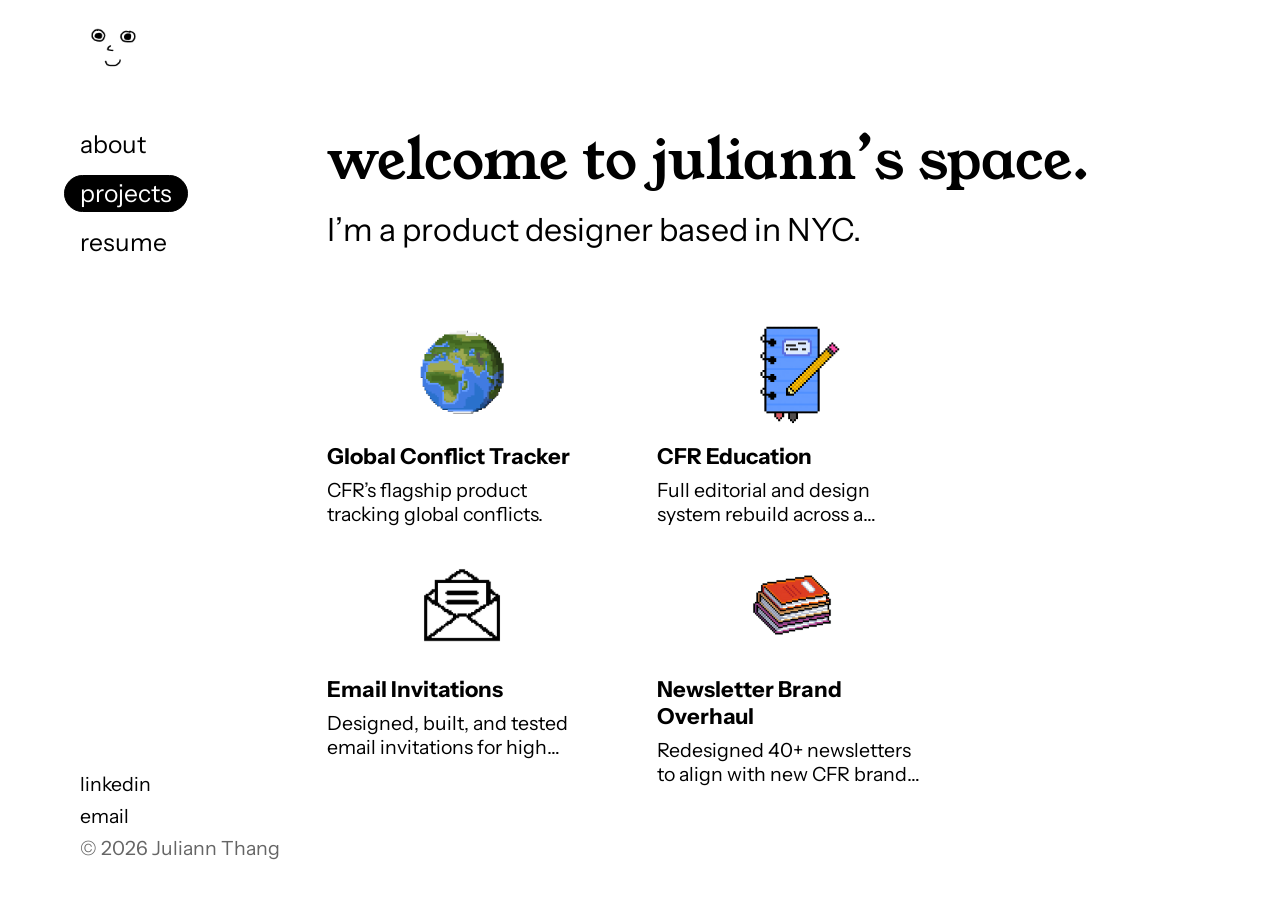
<file: index.html>
<!DOCTYPE html>
<html lang="en">
<head>
  <meta charset="utf-8" />
  <meta name="viewport" content="width=device-width, initial-scale=1" />
  <title>Juliann's Space</title>
  <meta name="description" content="Juliann Thang — product designer based in NYC." />
  <meta property="og:title" content="Juliann's Space" />
  <link href="https://fonts.googleapis.com" rel="preconnect" />
  <link href="https://fonts.gstatic.com" rel="preconnect" crossorigin />
    <link href="https://fonts.googleapis.com/css2?family=Instrument+Sans:wght@400;500;600;700&family=Young+Serif&display=swap" rel="stylesheet" />
  <link href="css/style.css" rel="stylesheet" type="text/css" />
</head>
<body>
  <header class="site-header">
    <a href="/" class="logo-link" aria-label="Juliann's Space — home">
      <img src="images/logo.png" alt="" class="logo-icon" width="72" height="72" />
    </a>
  </header>

  <div class="page-layout">
    <nav class="side-nav" aria-label="Primary">
      <ul class="nav-list">
        <li><a href="about.html" class="nav-link">about</a></li>
        <li><a href="#projects" class="nav-link">projects</a></li>
        <li><a href="files/ThangJuliann_DesignResume.pdf" target="_blank" rel="noopener" class="nav-link">resume</a></li>
      </ul>

      <div class="nav-footer">
        <a href="https://www.linkedin.com/in/julithang/" target="_blank" rel="noopener">linkedin</a>
        <a href="mailto:juliannthang@gmail.com?subject=Hi%20there!">email</a>
        <p class="nav-footer-copy">&copy; 2026 Juliann Thang</p>
      </div>
    </nav>

    <div class="content-column">
      <section class="hero">
        <h1 class="hero-title">welcome to juliann&rsquo;s space.</h1>
        <p class="hero-subtitle">I&rsquo;m a product designer based in NYC.</p>
      </section>

      <section class="projects-section" id="projects" style="padding: 60px 0px;">
        <div class="projects-grid">
          <a class="project-card" href="projects/global-conflict-tracker.html">
            <img class="placeholder-img" src="images/homepage/earthspin_transparent.gif" alt="" style="padding: 0 20px;">
            <h3 class="project-card-title">Global Conflict Tracker</h3>
            <p class="project-card-desc">CFR&rsquo;s flagship product tracking global conflicts.</p>
          </a>
          <a class="project-card" href="projects/cfr-education.html">
            <img class="placeholder-img" src="images/homepage/notebook_pixels_transparent.png" alt="">
            <h3 class="project-card-title">CFR Education</h3>
            <p class="project-card-desc">Full editorial and design system rebuild across a decades-old institution&rsquo;s product and CMS.</p>
          </a>
          <a class="project-card" href="projects/email-invitation.html">
            <img class="placeholder-img" src="images/homepage/email_pixels.png" alt="">
            <h3 class="project-card-title">Email Invitations</h3>
            <p class="project-card-desc">Designed, built, and tested email invitations for high profile events.</p>
          </a>
          <a class="project-card" href="projects/newsletter-overhaul.html">
            <img class="placeholder-img" src="images/homepage/books_pixel_transparent_1.png" alt="">
            <h3 class="project-card-title">Newsletter Brand Overhaul</h3>
            <p class="project-card-desc">Redesigned 40+ newsletters to align with new CFR brand standards.</p>
          </a>
        </div>
      </section>
    </div>
  </div>

  <div class="mobile-gate">
    <p>to have the best experience with my portfolio, please view on desktop or tablet :)</p>
  </div>

  <script src="js/nav-scroll.js"></script>
</body>
</html>
</file>
<file: css/style.css>
/* Juliann's Space — homepage
   Built from Figma: portfolio (node 4:40) */

:root {
  --color-bg: #ffffff;
  --color-text: #000000;
  --font-body: 'Instrument Sans', -apple-system, BlinkMacSystemFont, 'Segoe UI', sans-serif;
  --font-heading: 'Young Serif', Georgia, 'Times New Roman', serif;

  --header-height: 92px;
  --nav-width: 303px;
  --nav-gap: 24px;

  --size-title: clamp(1.75rem, 1.1rem + 2.6vw, 2.5rem);     /* ~28px -> 40px */
  --size-subtitle: clamp(1.25rem, 0.85rem + 1.8vw, 2rem);   /* ~20px -> 32px */
  --size-nav-link: clamp(1.125rem, 0.9rem + 0.8vw, 2rem);   /* ~18px -> 32px */
  --size-body: clamp(1rem, 0.9rem + 0.4vw, 1.25rem);        /* ~16px -> 20px */

  --placeholder-bg: #9e9e9e;

  /* Content-width ceilings. These are max-widths on auto-width blocks, so on
     narrower viewports they never force overflow — they only cap how wide
     things are allowed to grow once there's room to spare. */
  --reading-max: 643px;     /* text-only sections (comfortable line length) */
  --content-max: 929px;     /* grids / images / tables / mixed layouts */
  --projects-grid-max: 600px;
  --carousel-max: 1234px;
  --staggered-max: 1120px;
}

*,
*::before,
*::after {
  box-sizing: border-box;
}

html {
  scroll-behavior: smooth;
}

html,
body {
  margin: 0;
  padding: 0;
}

body {
  overflow-x: hidden;
  background: var(--color-bg);
  color: var(--color-text);
  font-family: var(--font-body);
  font-weight: 400;
  line-height: normal;
}

h1 {
  font-family: var(--font-heading);
}

a {
  color: inherit;
}

ul {
  margin: 0;
  padding: 0;
  list-style: none;
}

/* Header / logo */

.site-header {
  display: flex;
  align-items: flex-start;
  position: sticky;
  top: 0;
  z-index: 2;
  background: var(--color-bg);
}

.logo-link {
  display: inline-flex;
  padding: 10px 10px 10px 80px;
  line-height: 0;
}

.logo-icon {
  display: block;
  width: 72px;
  height: 72px;
  max-width: 100%;
}

/* Layout: sticky sidebar nav + content column, tops aligned */

.page-layout {
  display: flex;
  align-items: flex-start;
  gap: var(--nav-gap);
}

.side-nav {
  flex: 0 0 var(--nav-width);
  width: var(--nav-width);
  display: flex;
  flex-direction: column;
  position: sticky;
  top: var(--header-height);
  height: calc(100vh - var(--header-height));
  align-self: flex-start;
  padding: 40px 0 40px 80px;
}

.nav-list {
  display: flex;
  flex-direction: column;
  align-items: flex-start;
  gap: 24px;
}

/* Footer content, pinned to the bottom of the sticky nav */

.nav-footer {
  margin-top: auto;
  display: flex;
  flex-direction: column;
  align-items: flex-start;
  gap: 8px;
}

.nav-footer a {
  font-size: var(--size-body);
  text-decoration: none;
}

.nav-footer a:hover,
.nav-footer a:focus-visible {
  text-decoration: underline;
}

.nav-footer-copy {
  margin: 0;
  font-size: var(--size-body);
  opacity: 0.6;
}

.nav-link {
  position: relative;
  display: inline-block;
  font-size: var(--size-nav-link);
  line-height: 1;
  text-decoration: none;
  z-index: 1;
}

.nav-link:hover,
.nav-link:focus-visible {
  text-decoration: underline;
}

/* Current-page pill: an absolutely-positioned backdrop so the pill can be
   wider/taller than the text without the text itself ever moving. */

.nav-link.is-current {
  color: #fff;
  text-decoration: none;
}

.nav-link.is-current::before {
  content: "";
  position: absolute;
  inset: -6px -16px;
  z-index: -1;
  background: #000;
  border: 1px solid #000;
  border-radius: 999px;
}

.nav-link.is-current:hover,
.nav-link.is-current:focus-visible {
  text-decoration: none;
}

.content-column {
  flex: 1 1 auto;
  min-width: 0;
}

.hero {
  display: flex;
  flex-direction: column;
  gap: 22px;
  padding: 40px 40px 0 0;
}

.hero-title,
.hero-subtitle {
  margin: 0;
  font-weight: 400;
}

.hero-title {
  align-self: flex-start;
  font-size: 56px;
  line-height: 1;
}

.hero-subtitle {
  max-width: var(--reading-max);
  font-size: var(--size-subtitle);
}

/* Projects section — target for the "projects" nav link */

.projects-section {
  padding: 0 40px 96px 0;
  max-width: var(--content-max);
  scroll-margin-top: var(--header-height);
}

.projects-heading {
  margin: 0 0 20px;
  font-size: var(--size-title);
}

.projects-grid {
  display: grid;
  grid-template-columns: repeat(2, minmax(0, 1fr));
  gap: 16px 60px;
  width: 100%;
  max-width: var(--projects-grid-max);
}

.project-card {
  display: flex;
  flex-direction: column;
  gap: 8px;
  color: inherit;
  text-decoration: none;
}

.project-card .placeholder-img {
  align-self: center;
  width: clamp(72px, 14vh, 140px);
  height: clamp(72px, 14vh, 140px);
  max-width: none;
  background: none;
  object-fit: contain;
}

.project-card:hover .placeholder-img,
.project-card:focus-visible .placeholder-img {
  opacity: 0.85;
}

.project-card-title {
  margin: 0;
  font-size: clamp(1.05rem, 0.9rem + 0.6vw, 1.375rem);
  font-weight: 700;
}

.project-card:hover .project-card-title,
.project-card:focus-visible .project-card-title {
  text-decoration: underline;
}

.project-card-desc {
  margin: 0;
  display: -webkit-box;
  -webkit-line-clamp: 2;
  -webkit-box-orient: vertical;
  overflow: hidden;
  font-size: var(--size-body);
}

/* Tablet: narrower sidebar, tighter spacing */

@media (max-width: 1024px) {
  .side-nav {
    --nav-width: 256px;
    padding-top: 32px;
  }

  .hero,
  .projects-section {
    padding-left: 0;
    padding-right: 32px;
  }

  .hero {
    padding-top: 32px;
  }

  .hero-title {
    font-size: clamp(28px, 6vw, 48px);
  }
}

/* Wide desktop: laptop viewports keep the widths above as-is; past this
   point there's enough spare room that content can grow past those caps
   instead of leaving a dead gap on the right. */

@media (min-width: 1600px) {
  :root {
    --reading-max: 760px;
    --content-max: 1280px;
    --projects-grid-max: 800px;
    --carousel-max: 1500px;
    --staggered-max: 1400px;
  }
}

/* Mobile gate: below tablet width, the real page is hidden and replaced
   with a message asking people to switch to a larger screen. */

.mobile-gate {
  display: none;
}

@media (max-width: 700px) {
  body > *:not(.mobile-gate) {
    display: none !important;
  }

  .mobile-gate {
    display: flex;
    position: fixed;
    inset: 0;
    align-items: center;
    justify-content: center;
    text-align: center;
    padding: 32px;
    background: #161616;
    color: #ffffff;
    z-index: 9999;
  }

  .mobile-gate p {
    max-width: 320px;
    margin: 0;
    font-size: var(--size-subtitle);
  }
}

/* =========================================================
   Project / work page components
   Built from Figma: portfolio (node 19:201)
   ========================================================= */

.project-main {
  display: flex;
  flex-direction: column;
  padding-bottom: 96px;
}

/* Vertical rhythm: a new h2 marks a new section (40px above it);
   everything else within a section sits 20px below what precedes it. */

.project-main > * {
  margin-top: 20px;
}

.project-main > *:first-child {
  margin-top: 0;
}

/* :not(:first-child) also guarantees this beats the :first-child rule
   above on specificity, regardless of source order — otherwise any first
   child that happens to contain an h2 (e.g. a topper with an embedded
   "Product Overview" heading) would incorrectly get pushed down 40px. */
.project-main > *:not(:first-child):has(h2.section-heading) {
  margin-top: 40px;
}

/* Topper: title/meta row + placeholder image + table-of-contents */

.project-topper {
  display: flex;
  flex-direction: column;
  gap: 40px;
  max-width: var(--content-max);
  padding: 40px 40px 0 0;
}

/* Grid (not flex) so the meta column lines up exactly with the accordion
   column below it — both rows use the same column split, weighted toward
   the image/title side. */

.project-header-row {
  display: grid;
  grid-template-columns: minmax(0, 3fr) minmax(0, 2fr);
  align-items: flex-start;
  gap: 16px 24px;
}

.project-title {
  margin: 0;
  font-weight: 700;
  font-size: 56px;
}

.project-meta {
  display: flex;
  flex-direction: column;
  gap: 4px;
}

.project-meta p {
  margin: 0;
  font-size: var(--size-body);
}

.project-meta-tags {
  display: flex;
  flex-direction: column;
  gap: 8px;
}

.project-topper-body {
  display: grid;
  grid-template-columns: minmax(0, 3fr) minmax(0, 2fr);
  align-items: flex-start;
  gap: 24px;
  padding-bottom: 24px;
  border-bottom: 1px solid var(--color-text);
}

/* Global Conflict Tracker merges Product Overview into project-header-row
   itself (no separate project-topper-body) — :has() picks that case out
   so the line still lands after Product Overview, full width, without
   also drawing one under the plain title+meta row on the other pages. */
.project-header-row:has(h2.section-heading) {
  padding-bottom: 24px;
  border-bottom: 1px solid var(--color-text);
}

/* Let the topper media fill its full column width instead of stopping at
   the 452px cap that applies everywhere else these placeholder/image
   modifiers are used (e.g. small thumbnails elsewhere on the site). Its
   aspect-ratio modifier class still controls the shape, so it just grows
   larger rather than distorting. */
.project-topper-body .project-cover-img,
.project-topper-body .placeholder-img {
  max-width: none;
}

/* Accordion (topper table of contents) */

.accordion {
  flex: 1 1 260px;
  min-width: 0;
}

.accordion-item {
  border-bottom: 1px solid var(--color-text);
}

/* The topper's project-summary accordion shouldn't double up with the
   line already under Product Overview, so its last item goes borderless.
   Scoped to the topper only — other accordions (e.g. Key Findings) keep
   the border on their last item. */
.project-header-row .accordion-item:last-child {
  border-bottom: none;
}

.accordion-trigger {
  display: flex;
  align-items: center;
  justify-content: space-between;
  gap: 16px;
  width: 100%;
  padding: 24px 0;
  background: none;
  border: none;
  font: inherit;
  color: inherit;
  cursor: pointer;
  text-align: left;
}

.accordion-item:first-child .accordion-trigger {
  padding-top: 0;
}

.accordion-label {
  font-size: var(--size-subtitle);
  font-weight: 400;
}

.accordion-icon {
  position: relative;
  width: 20px;
  height: 20px;
  flex-shrink: 0;
}

.accordion-icon::before,
.accordion-icon::after {
  content: "";
  position: absolute;
  top: 50%;
  left: 50%;
  background: currentColor;
  transition: transform 0.3s ease;
}

.accordion-icon::before {
  width: 20px;
  height: 2px;
  transform: translate(-50%, -50%);
}

.accordion-icon::after {
  width: 2px;
  height: 20px;
  transform: translate(-50%, -50%) rotate(0deg);
}

.accordion-trigger[aria-expanded="true"] .accordion-icon::after {
  transform: translate(-50%, -50%) rotate(90deg);
}

.accordion-panel-wrap {
  display: grid;
  grid-template-rows: 0fr;
  transition: grid-template-rows 0.3s ease;
}

.accordion-item.is-open .accordion-panel-wrap {
  grid-template-rows: 1fr;
}

.accordion-panel {
  overflow: hidden;
  min-height: 0;
}

.accordion-panel p,
.accordion-panel ul {
  margin: 0 0 16px;
  font-size: var(--size-body);
}

.accordion-panel p:last-child,
.accordion-panel ul:last-child {
  margin-bottom: 24px;
}

.accordion-panel img {
  display: block;
  width: 100%;
  height: auto;
  margin: 0 0 16px;
}

.accordion-panel img:last-child {
  margin-bottom: 24px;
}

.accordion-panel ul {
  list-style: none;
  padding: 0;
}

.accordion-panel li {
  padding-left: 26px;
  position: relative;
}

.accordion-panel li::before {
  content: "";
  position: absolute;
  left: 6px;
  top: 0.6em;
  width: 6px;
  height: 6px;
  background: var(--color-text);
  border-radius: 50%;
}

.accordion-panel li + li {
  margin-top: 8px;
}

/* Shared section text styles */

.section-heading {
  margin: 0;
  font-size: var(--size-subtitle);
  font-weight: 700;
}

.dive-deeper-heading {
  margin: 0;
  margin-top: 80px;
  font-family: var(--font-heading);
  font-size: 48px;
  font-weight: 700;
}

.section-body {
  margin: 0;
  font-size: var(--size-body);
}

.section-body.is-placeholder {
  opacity: 0.55;
}

.section-list {
  margin: 0;
  padding: 0;
  display: flex;
  flex-direction: column;
  gap: 8px;
}

.section-list li {
  font-size: var(--size-body);
  padding-left: 26px;
  position: relative;
}

.section-list li::before {
  content: "";
  position: absolute;
  left: 6px;
  top: 0.6em;
  width: 6px;
  height: 6px;
  background: var(--color-text);
  border-radius: 50%;
}

.subsection-heading {
  margin: 0;
  font-size: var(--size-body);
  font-weight: 700;
}

/* Component: content group (heading + stacked accordion, reading width) */

.content-group {
  display: flex;
  flex-direction: column;
  gap: 20px;
  max-width: var(--reading-max);
  padding: 0 40px 0 0;
}

.content-group .accordion {
  flex: none;
  width: 100%;
}

.content-group .accordion-label {
  font-size: 24px;
}

.content-group .accordion-trigger {
  padding-bottom: 16px;
}

.finding-block {
  display: flex;
  flex-direction: column;
  gap: 20px;
}

/* Modifier: tighter 16px stacking (e.g. title directly above its meta). */
.finding-block--tight {
  gap: 16px;
}

/* Component: process steps (horizontal phase list) */

.process-steps {
  display: flex;
  align-items: center;
  flex-wrap: wrap;
  gap: 10px;
  max-width: var(--content-max);
  padding: 0 40px 0 0;
}

.process-step {
  font-size: var(--size-body);
  font-weight: 700;
  white-space: nowrap;
}

.process-arrow {
  font-size: var(--size-body);
  opacity: 0.45;
}

/* Component: method grid (research method cards) */

.method-grid {
  display: grid;
  grid-template-columns: repeat(auto-fit, minmax(240px, 1fr));
  gap: 20px;
  max-width: var(--content-max);
  padding: 0 40px 0 0;
}

.method-card {
  display: flex;
  flex-direction: column;
  gap: 8px;
  padding: 24px;
  border: 1px solid var(--color-text);
}

.method-card .subsection-heading {
  font-size: var(--size-subtitle);
}

.method-question {
  margin: 0;
  font-size: var(--size-body);
  font-style: italic;
}

.method-body {
  margin: 0;
  font-size: var(--size-body);
}

.method-stat {
  margin: 8px 0 0;
  font-size: var(--size-subtitle);
  font-weight: 700;
}

/* Component: insight table (finding -> design response) */

.insight-table-wrap {
  max-width: var(--content-max);
  padding: 0 40px 0 0;
  overflow-x: auto;
}

.insight-table {
  width: 100%;
  table-layout: fixed;
  border-collapse: collapse;
  font-size: var(--size-body);
}

.insight-table th,
.insight-table td {
  width: 50%;
  text-align: left;
  vertical-align: top;
  padding: 16px;
  border: 1px solid var(--color-text);
}

.insight-table th {
  font-weight: 700;
}

/* Component: stat grid (before/after metrics) */

.stat-grid {
  display: grid;
  grid-template-columns: repeat(auto-fit, minmax(220px, 1fr));
  gap: 20px;
  max-width: var(--content-max);
  padding: 0 40px 0 0;
}

/* Modifier: single stacked column instead of the auto-fit row (e.g. when
   nested inside a narrower text column beside an image). */
.stat-grid--stacked {
  grid-template-columns: 1fr;
  max-width: none;
  padding: 0;
}

.stat-card {
  display: flex;
  flex-direction: column;
  gap: 16px;
  padding: 24px;
  border: 1px solid var(--color-text);
}

.stat-value {
  margin: 0;
  font-size: var(--size-subtitle);
  font-weight: 700;
}

.stat-label {
  margin: 0;
  font-size: var(--size-body);
}

/* Component: tag list (e.g. stakeholder / department chips) */

.tag-list {
  display: flex;
  flex-wrap: wrap;
  gap: 8px;
  max-width: var(--content-max);
}

.tag {
  display: inline-flex;
  align-items: center;
  padding: 6px 14px;
  border: 1px solid var(--color-text);
  border-radius: 999px;
  font-size: var(--size-body);
}

/* Component: media + text ("left image, right text") */

.component-media-text {
  display: flex;
  align-items: flex-start;
  gap: 24px;
  max-width: var(--content-max);
  padding: 0 40px 0 0;
  flex-wrap: wrap;
}

/* Modifier: same 3:2 column split as .project-header-row (title | accordion),
   text on the left, media on the right, instead of a fixed media width. */
.component-media-text--split {
  display: grid;
  grid-template-columns: minmax(0, 3fr) minmax(0, 2fr);
}

.component-media-text--split .media-frame {
  max-width: none;
}

.component-text {
  flex: 1 1 320px;
  min-width: 0;
  display: flex;
  flex-direction: column;
  gap: 20px;
}

.media-frame {
  display: flex;
  flex-direction: column;
  gap: 8px;
  max-width: 452px;
  flex-shrink: 0;
}

/* Newsletter Overhaul's merged Process/Component System section stacks
   two images in its media-frame — 40px between them instead of the
   default 8px caption gap. Harmless on other pages' #process, which only
   ever has a single image in that slot. */
#process .media-frame {
  gap: 40px;
}

.media-frame--wide {
  max-width: 700px;
}

.media-caption {
  margin: 0;
  font-size: var(--size-body);
  opacity: 0.65;
}

.inline-link {
  text-decoration: underline;
}

/* Component: basic text (no image) */

.component-basic-text {
  max-width: var(--reading-max);
  padding: 0 40px 0 0;
  display: flex;
  flex-direction: column;
  gap: 20px;
}

/* Component: carousel (horizontally scrollable) */

.component-carousel {
  display: flex;
  gap: 20px;
  max-width: var(--carousel-max);
  padding: 0 40px 0 0;
  overflow-x: auto;
  scroll-snap-type: x mandatory;
  -webkit-overflow-scrolling: touch;
}

.component-carousel-block {
  display: flex;
  flex-direction: column;
  gap: 20px;
}

.carousel-wrap {
  position: relative;
}

.carousel-img {
  display: block;
  flex-shrink: 0;
  object-fit: cover;
  object-position: top;
  background: var(--placeholder-bg);
}

.lightbox-trigger {
  cursor: pointer;
}

.lightbox-trigger:hover {
  opacity: 0.9;
}

/* Lightbox */

.lightbox {
  display: none;
  position: fixed;
  inset: 0;
  overflow: hidden;
  align-items: center;
  justify-content: center;
  padding: 64px;
  background: rgba(0, 0, 0, 0.85);
  z-index: 1000;
}

.lightbox.is-open {
  display: flex;
}

.lightbox-img {
  display: block;
  max-width: 100%;
  max-height: 100%;
  object-fit: contain;
  cursor: zoom-in;
  touch-action: none;
  transform-origin: center center;
  transition: transform 0.2s ease;
  user-select: none;
  -webkit-user-drag: none;
}

.lightbox-img.is-zoomed {
  cursor: grab;
}

.lightbox-img.is-panning {
  cursor: grabbing;
  transition: none;
}

.lightbox-close {
  position: absolute;
  top: 24px;
  right: 24px;
  width: 44px;
  height: 44px;
  display: flex;
  align-items: center;
  justify-content: center;
  background: #000;
  border: 2px solid #fff;
  color: #fff;
  font-size: 24px;
  line-height: 1;
  cursor: pointer;
  padding: 0;
}

.lightbox-close:hover {
  background: #222;
}

.carousel-arrow {
  position: absolute;
  top: 50%;
  transform: translateY(-50%);
  width: 48px;
  height: 48px;
  display: flex;
  align-items: center;
  justify-content: center;
  background: #000;
  border: 2px solid #fff;
  cursor: pointer;
  z-index: 2;
  padding: 0;
}

.carousel-arrow:hover {
  background: #222;
}

.carousel-arrow.is-hidden {
  display: none;
}

.carousel-prev {
  left: 16px;
}

.carousel-next {
  right: 56px;
}

/* Placeholder images — grey boxes standing in for future artwork */

.placeholder-img {
  background: var(--placeholder-bg);
  display: block;
  width: 100%;
  flex-shrink: 0;
}

.placeholder-img--square {
  max-width: 452px;
  aspect-ratio: 1 / 1;
}

.placeholder-img--3-2 {
  max-width: 452px;
  aspect-ratio: 3 / 2;
}

.project-cover-img {
  display: block;
  width: 100%;
  flex-shrink: 0;
  object-fit: cover;
  object-position: center;
}

.placeholder-img--landscape {
  max-width: 452px;
  aspect-ratio: 452 / 302;
}

.placeholder-img--carousel {
  width: 607px;
  max-width: 80vw;
  aspect-ratio: 607 / 405;
  scroll-snap-align: start;
}

/* Component: landscape grid (2x2) */

.grid-landscape {
  display: grid;
  grid-template-columns: repeat(2, 1fr);
  gap: 24px;
  width: 100%;
  max-width: var(--content-max);
  padding: 0 40px 0 0;
}

.grid-landscape .placeholder-img {
  max-width: none;
  aspect-ratio: 700 / 467;
}

/* Component: portrait grid (2x2, centered) */

.grid-portrait {
  display: grid;
  grid-template-columns: repeat(2, 1fr);
  gap: 24px;
  width: 100%;
  max-width: 644px;
  margin: 0 auto;
  padding: 0 40px;
}

.grid-portrait .placeholder-img {
  max-width: none;
  aspect-ratio: 310 / 459;
}

.grid-img {
  object-fit: contain;
}

/* Component: staggered portrait grid (4 columns, cascading offset) */

.grid-staggered {
  display: grid;
  grid-template-columns: repeat(4, 1fr);
  align-items: start;
  gap: 24px;
  width: 100%;
  max-width: var(--staggered-max);
  padding: 0 40px 0 0;
}

/* Override the default 20px rhythm gap for this specific pairing. */
.component-carousel-block + .grid-staggered {
  margin-top: 40px;
}

.grid-staggered .placeholder-img,
.grid-staggered .grid-img {
  /* No forced aspect-ratio/background — each photo spans the full column
     width at its own natural aspect ratio, so nothing gets cropped or
     letterboxed against the placeholder grey. */
  max-width: none;
  height: auto;
}

.grid-staggered .placeholder-img {
  background: none;
}

.grid-staggered > *:nth-child(4n+2) {
  margin-top: 48px;
}

.grid-staggered > *:nth-child(4n+3) {
  margin-top: 96px;
}

.grid-staggered > *:nth-child(4n+4) {
  margin-top: 144px;
}

/* Component: device showcase (flat 4-column grid, grouped by device,
   no stagger — each device group gets its own heading, with a wider gap
   between groups than between images within a group). */

.device-showcase {
  display: grid;
  /* Mobile column narrower than tablet's. */
  grid-template-columns: 2fr 3fr;
  align-items: start;
  gap: 64px;
  width: 100%;
  max-width: var(--staggered-max);
  padding: 0 40px 0 0;
}

.device-group {
  display: flex;
  flex-direction: column;
  gap: 20px;
  min-width: 0;
}

/* Modifier: stack the groups as full-width rows instead of side-by-side
   columns (e.g. a desktop row, then a mobile row underneath it). */
.device-showcase--stacked {
  display: flex;
  flex-direction: column;
  gap: 40px;
  max-width: var(--content-max);
}

/* Both the desktop and mobile rows share the same fixed preview height,
   with a border around each cropped (top-anchored) screenshot. Each row
   also gets its own fixed preview width (desktop wider than mobile) so
   the crop matches each format's real proportions instead of an even
   flex share. */
.device-showcase--stacked .device-group-grid img {
  height: 600px;
  object-fit: cover;
  object-position: top;
  border: 1px solid var(--color-text);
}

.device-group--mobile .device-group-grid img {
  flex: 0 0 320px;
  width: 320px;
}

.device-group--desktop .device-group-grid img {
  flex: 0 0 400px;
  width: 400px;
}

/* Fixed-width images (above) won't shrink to fit narrower viewports —
   let the row scroll horizontally instead of overflowing the page. */
.device-showcase--stacked .device-group-grid {
  overflow-x: auto;
}

/* Flex (not grid) so the images are guaranteed to sit in a single row,
   sharing the width evenly, rather than risk wrapping into a column. */
.device-group-grid {
  display: flex;
  gap: 24px;
}

/* A shared fixed height is what makes the mobile and tablet rows end at
   the same height despite their different column widths — each image
   crops (vertically, via object-position: top) to fill it. */
.device-group-grid img {
  display: block;
  flex: 1 1 0;
  min-width: 0;
  width: 100%;
  height: 640px;
  object-fit: cover;
  object-position: top;
}

.component-carousel-block + .device-showcase {
  margin-top: 40px;
}

@media (max-width: 1024px) {
  .project-topper,
  .component-media-text,
  .component-basic-text,
  .component-carousel,
  .grid-landscape {
    padding-right: 32px;
  }

  .project-header-row,
  .project-topper-body,
  .component-media-text--split {
    grid-template-columns: 1fr;
  }

  .grid-portrait {
    padding: 0 32px;
  }
}
</file>
